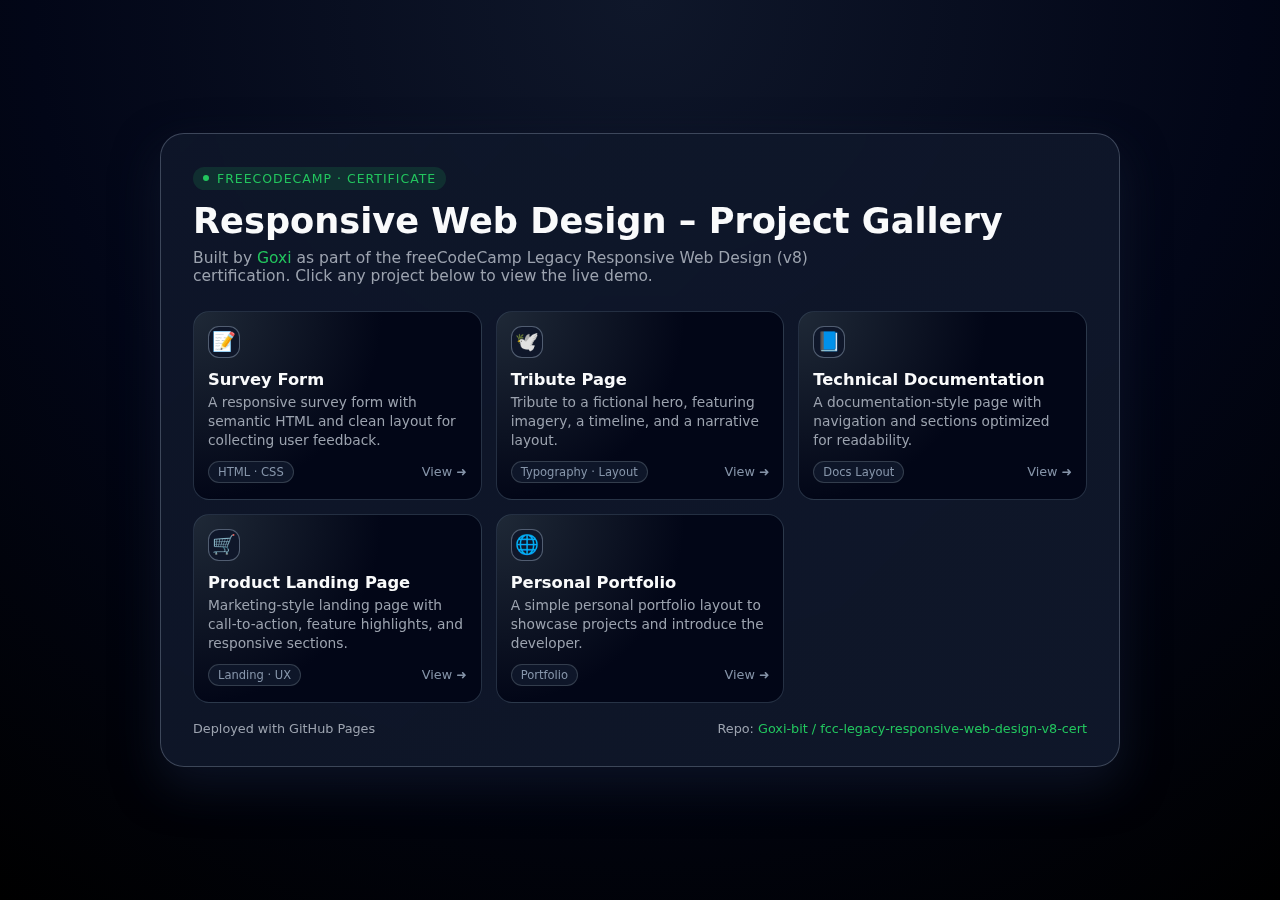
<file: index.html>
<!DOCTYPE html>
<html lang="en">
<head>
  <meta charset="UTF-8" />
  <meta name="viewport" content="width=device-width, initial-scale=1.0" />
  <title>Goxi – freeCodeCamp Responsive Web Design Projects</title>

  <style>
    :root {
      --bg: #050816;
      --bg-card: #111827;
      --accent: #22c55e;
      --accent-soft: rgba(34, 197, 94, 0.15);
      --text-main: #f9fafb;
      --text-sub: #9ca3af;
      --border-soft: rgba(148, 163, 184, 0.35);
      --shadow-soft: 0 18px 45px rgba(15, 23, 42, 0.8);
      --radius-lg: 16px;
    }

    * {
      box-sizing: border-box;
      margin: 0;
      padding: 0;
    }

    body {
      font-family: system-ui, -apple-system, BlinkMacSystemFont, "Segoe UI",
        sans-serif;
      background: radial-gradient(circle at top, #0f172a 0, #020617 55%, #000 100%);
      color: var(--text-main);
      min-height: 100vh;
      display: flex;
      align-items: center;
      justify-content: center;
      padding: 24px;
    }

    .shell {
      width: 100%;
      max-width: 960px;
    }

    .glass {
      background: linear-gradient(135deg, rgba(15, 23, 42, 0.9), rgba(15, 23, 42, 0.98));
      border-radius: 24px;
      border: 1px solid var(--border-soft);
      box-shadow: var(--shadow-soft);
      padding: 28px 22px 26px;
      backdrop-filter: blur(16px);
    }

    @media (min-width: 640px) {
      .glass {
        padding: 32px 32px 30px;
      }
    }

    header {
      margin-bottom: 26px;
    }

    .badge {
      display: inline-flex;
      align-items: center;
      gap: 8px;
      padding: 4px 10px;
      border-radius: 999px;
      background: var(--accent-soft);
      color: var(--accent);
      font-size: 0.78rem;
      letter-spacing: 0.08em;
      text-transform: uppercase;
      margin-bottom: 10px;
    }

    .badge-dot {
      width: 6px;
      height: 6px;
      border-radius: 999px;
      background: var(--accent);
    }

    h1 {
      font-size: clamp(1.8rem, 3vw, 2.2rem);
      font-weight: 650;
      margin-bottom: 8px;
    }

    .subtitle {
      color: var(--text-sub);
      font-size: 0.97rem;
      max-width: 640px;
    }

    .subtitle span {
      color: var(--accent);
      font-weight: 500;
    }

    .grid {
      margin-top: 26px;
      display: grid;
      grid-template-columns: 1fr;
      gap: 14px;
    }

    @media (min-width: 640px) {
      .grid {
        grid-template-columns: repeat(2, minmax(0, 1fr));
      }
    }

    @media (min-width: 960px) {
      .grid {
        grid-template-columns: repeat(3, minmax(0, 1fr));
      }
    }

    .card {
      position: relative;
      background: radial-gradient(circle at top left, #1f2937 0, #020617 55%);
      border-radius: var(--radius-lg);
      padding: 14px 14px 16px;
      border: 1px solid rgba(51, 65, 85, 0.7);
      text-decoration: none;
      color: inherit;
      overflow: hidden;
      transition:
        transform 0.18s ease-out,
        box-shadow 0.18s ease-out,
        border-color 0.18s ease-out,
        background 0.18s ease-out;
    }

    .card::before {
      content: "";
      position: absolute;
      inset: 0;
      background: radial-gradient(circle at top, rgba(34, 197, 94, 0.15), transparent 55%);
      opacity: 0;
      transition: opacity 0.18s ease-out;
      pointer-events: none;
    }

    .card:hover {
      transform: translateY(-4px) scale(1.01);
      box-shadow: 0 18px 40px rgba(15, 23, 42, 0.9);
      border-color: rgba(34, 197, 94, 0.6);
      background: radial-gradient(circle at top right, #111827 0, #020617 60%);
    }

    .card:hover::before {
      opacity: 1;
    }

    .card-icon {
      width: 32px;
      height: 32px;
      border-radius: 11px;
      display: flex;
      align-items: center;
      justify-content: center;
      font-size: 1.2rem;
      background: rgba(15, 23, 42, 0.95);
      border: 1px solid rgba(148, 163, 184, 0.5);
      margin-bottom: 12px;
    }

    .card-title {
      font-size: 1.02rem;
      font-weight: 550;
      margin-bottom: 4px;
    }

    .card-desc {
      font-size: 0.86rem;
      color: var(--text-sub);
      line-height: 1.4;
      margin-bottom: 10px;
      min-height: 40px;
    }

    .card-footer {
      display: flex;
      align-items: center;
      justify-content: space-between;
      font-size: 0.78rem;
      color: rgba(148, 163, 184, 0.9);
      margin-top: 2px;
    }

    .chip {
      padding: 3px 9px;
      border-radius: 999px;
      border: 1px solid rgba(55, 65, 81, 0.9);
      background: rgba(15, 23, 42, 0.95);
      font-size: 0.72rem;
    }

    .arrow {
      display: inline-flex;
      align-items: center;
      gap: 4px;
    }

    .arrow span {
      font-size: 0.8rem;
    }

    footer {
      margin-top: 18px;
      font-size: 0.8rem;
      color: var(--text-sub);
      display: flex;
      justify-content: space-between;
      flex-wrap: wrap;
      gap: 6px;
    }

    footer a {
      color: var(--accent);
      text-decoration: none;
    }

    footer a:hover {
      text-decoration: underline;
    }
  </style>
</head>
<body>
  <div class="shell">
    <div class="glass">
      <header>
        <div class="badge">
          <span class="badge-dot"></span>
          <span>freeCodeCamp · Certificate</span>
        </div>
        <h1>Responsive Web Design – Project Gallery</h1>
        <p class="subtitle">
          Built by <span>Goxi</span> as part of the freeCodeCamp Legacy Responsive Web Design (v8) certification.
          Click any project below to view the live demo.
        </p>
      </header>

      <section class="grid">
        <a class="card" href="survey-form/" target="_blank" rel="noreferrer">
          <div class="card-icon">📝</div>
          <div class="card-title">Survey Form</div>
          <div class="card-desc">
            A responsive survey form with semantic HTML and clean layout for collecting user feedback.
          </div>
          <div class="card-footer">
            <span class="chip">HTML · CSS</span>
            <span class="arrow"><span>View</span> ➜</span>
          </div>
        </a>

        <a class="card" href="tribut-page/" target="_blank" rel="noreferrer">
          <div class="card-icon">🕊️</div>
          <div class="card-title">Tribute Page</div>
          <div class="card-desc">
            Tribute to a fictional hero, featuring imagery, a timeline, and a narrative layout.
          </div>
          <div class="card-footer">
            <span class="chip">Typography · Layout</span>
            <span class="arrow"><span>View</span> ➜</span>
          </div>
        </a>

        <a class="card" href="tech-doc-page/" target="_blank" rel="noreferrer">
          <div class="card-icon">📘</div>
          <div class="card-title">Technical Documentation</div>
          <div class="card-desc">
            A documentation-style page with navigation and sections optimized for readability.
          </div>
          <div class="card-footer">
            <span class="chip">Docs Layout</span>
            <span class="arrow"><span>View</span> ➜</span>
          </div>
        </a>

        <a class="card" href="product-land-page/" target="_blank" rel="noreferrer">
          <div class="card-icon">🛒</div>
          <div class="card-title">Product Landing Page</div>
          <div class="card-desc">
            Marketing-style landing page with call-to-action, feature highlights, and responsive sections.
          </div>
          <div class="card-footer">
            <span class="chip">Landing · UX</span>
            <span class="arrow"><span>View</span> ➜</span>
          </div>
        </a>

        <a class="card" href="perso-web-portfolio/" target="_blank" rel="noreferrer">
          <div class="card-icon">🌐</div>
          <div class="card-title">Personal Portfolio</div>
          <div class="card-desc">
            A simple personal portfolio layout to showcase projects and introduce the developer.
          </div>
          <div class="card-footer">
            <span class="chip">Portfolio</span>
            <span class="arrow"><span>View</span> ➜</span>
          </div>
        </a>
      </section>

      <footer>
        <span>Deployed with GitHub Pages</span>
        <span>Repo: <a href="https://github.com/Goxi-bit/fcc-legacy-responsive-web-design-v8-cert" target="_blank" rel="noreferrer">Goxi-bit / fcc-legacy-responsive-web-design-v8-cert</a></span>
      </footer>
    </div>
  </div>
</body>
</html>
</file>
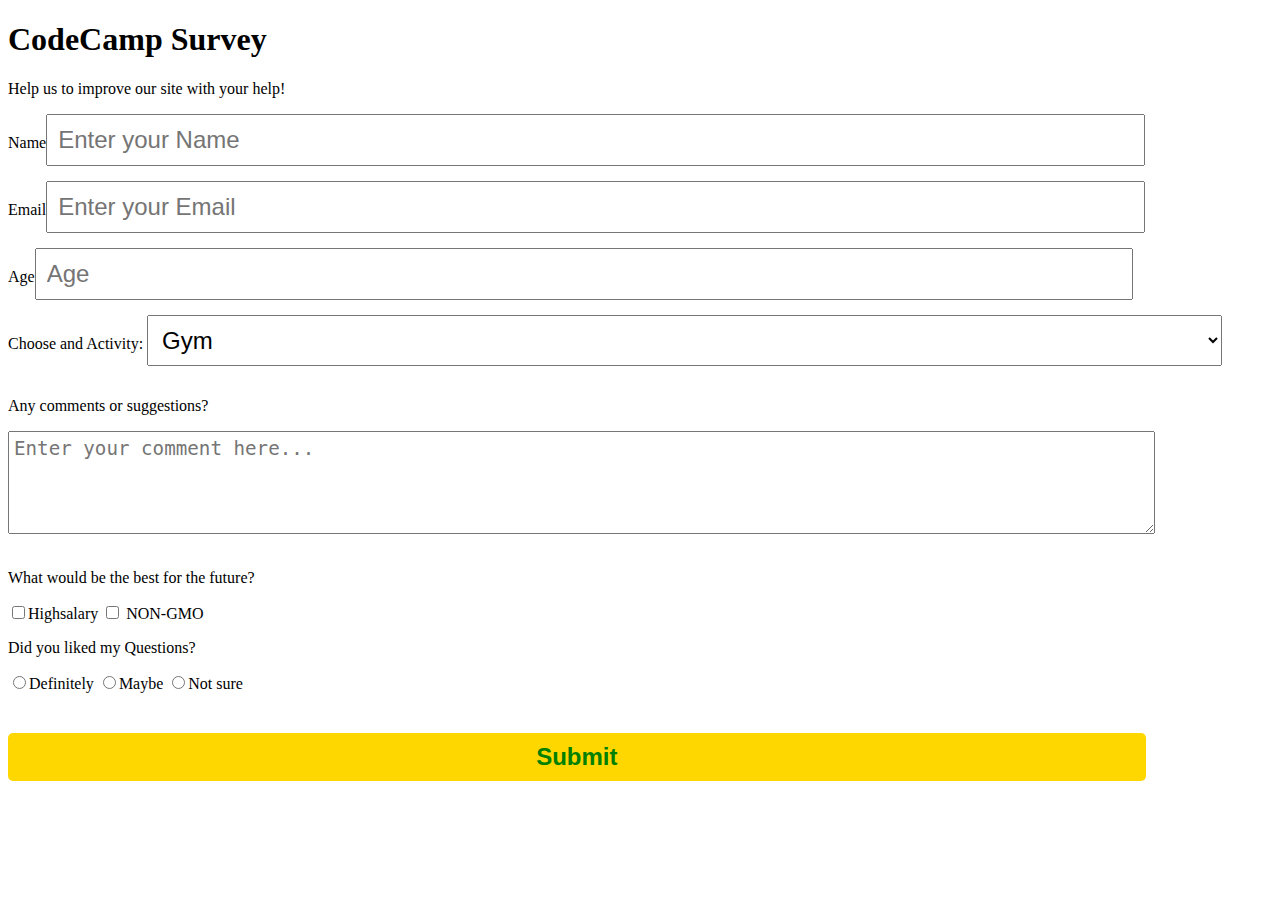
<file: survey-form/index.html>
<!DOCTYPE html>
<html>
<head>
<link rel="stylesheet" href="styles.css">  
</head>
<body>
<h1 id="title">
CodeCamp Survey 
</h1>
<p id="description">Help us to improve our site with your help!
  </p>

  <form id="survey-form">
    <div class="form-group">
    <label id="name-label" for="name">Name<input class="form-control" id="name" type="text" placeholder="Enter your Name" required="">
      </label>
      </div>

<div class="form-group">
  <label id="email-label" for="email">Email<input class="form-control"  id="email"type="email" placeholder="Enter your Email" required="">
    </label>
    </div> 
 <div class="form-group">
 <label id="number-label" for="number">Age<input value="age"class="form-control"  id="number" type="number" name="age"min="13" max="120" placeholder="Age" required="">
 </label>
 </div>

 <div class="form-group">
<label for="dropdown">Choose and Activity:</label>
 <select class="form-control"id="dropdown" name="dropdown_1">

   
  <option name="activity"  value="gym">Gym</option>
  <option name="activity"value="coding">Coding</option>
</select>
</div>

<div class="form-group">
  <p>Any comments or suggestions?</p>
  <textarea id="comment" class="input-textarea" name="comment" placeholder="Enter your comment here..."></textarea>
</div>

<div class="form-group">
  <p>What would be the best for the future?</p>
<label for="bf_1">
  <input id="bf_1" type="checkbox" name="" value="highsalary">Highsalary</label>

<label for="nogmo">
  <input id="nogmo" type="checkbox" name="NOGMO" value="nongmo">
NON-GMO</label>


</div>


<div class="form-group">
<p>Did you liked my Questions?</p>

<label for="dylmq_1">
  <input id="dylmq_1" type="radio" name="dqa"value="definitely">Definitely
  </label>

  <label for="dylmq_2">
   <input id="dylmq_2" type="radio" name="dqa"value="maybe">Maybe</label>
   
   <label for="dylmq_3">
 <input id="dylmq_3" type="radio" name="dqa"value="notsure">Not sure</label>
</div>


<div class="form-group">
  <button id=submit class="submit-button" type="submit">Submit

  </button>

</div>

  </form>
  </body>

  </html>
</file>
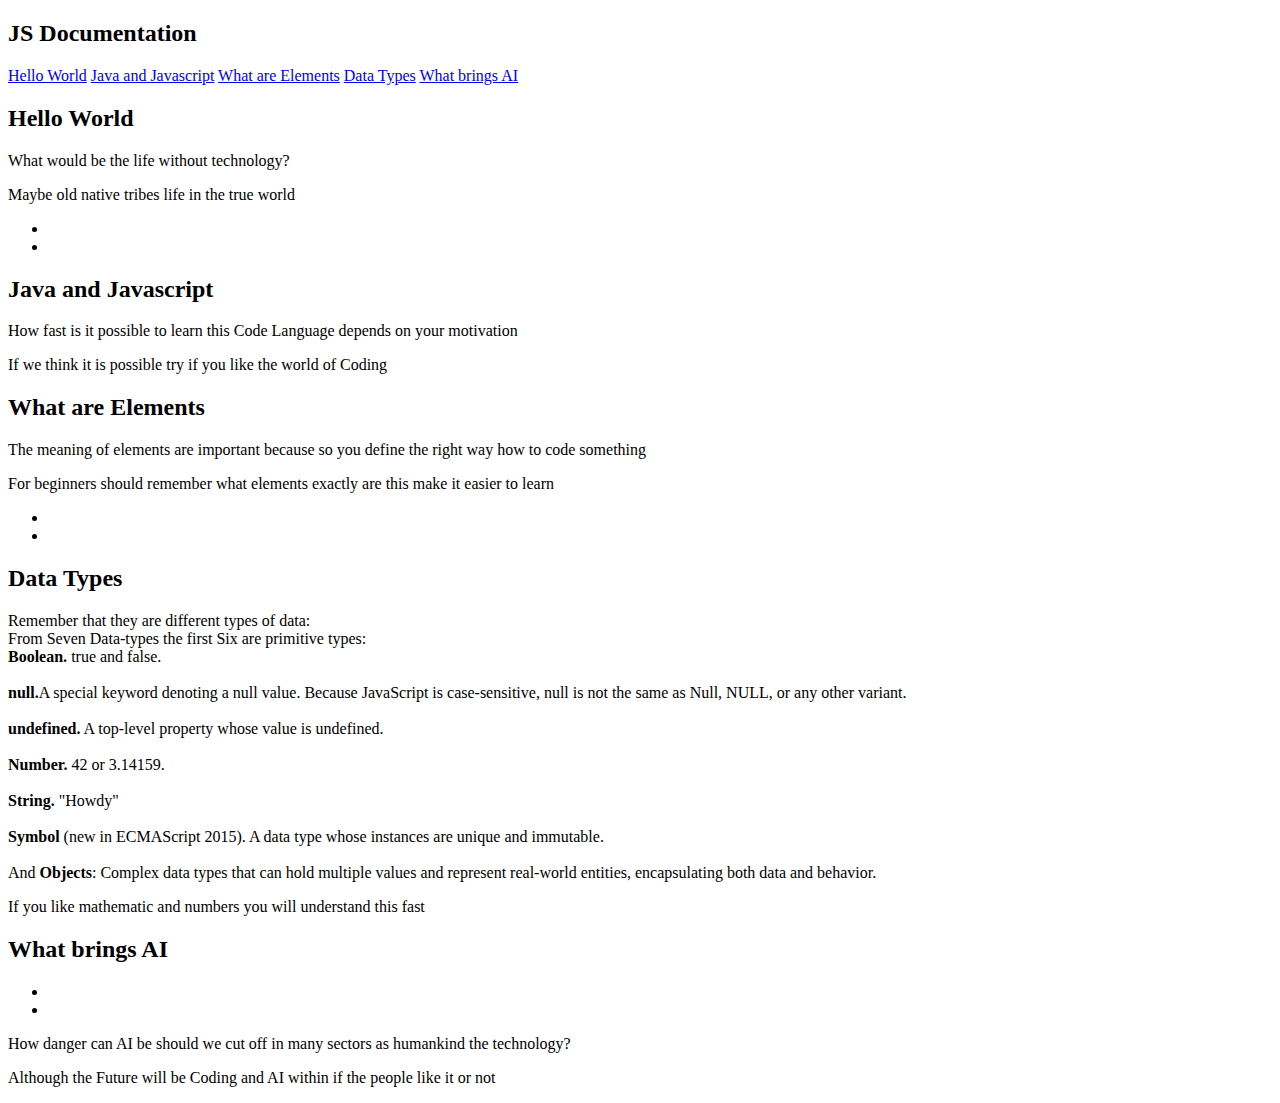
<file: tech-doc-page/index.html>
<!DOCTYPE html>

<html lang="en">

<head>

    <meta charset="UTF-8">

    <meta name="viewport" content="width=device-width, initial-scale=1.0">

    <title>freeCodeCampChamp</title>

    <link rel="stylesheet" href="styles.css">

</head>

<body>

<main id="main-doc">


  <nav id="navbar">
  <header><h2>JS Documentation</h2></header>

  <a class="nav-link" href="#Hello_World">Hello World</a>
  <a class="nav-link" href="#Java_and_Javascript">Java and Javascript</a>
  <a class="nav-link" href="#What_are_Elements">What are Elements</a>
  <a class="nav-link" href="#Data_Types">Data Types</a>
  <a class="nav-link" href="#What_brings_AI">What brings AI</a>
</nav>

<section class="main-section" id="Hello_World">
<header><h2>Hello World</h2></header>

<article>
<p>What would be the life without technology?</p>
<p>Maybe old native tribes life in the true world</p>
</article>
<code></code>

<ul>
  <li>

  </li>

  <li>
    
  </li>
</ul>

</section>

<section class="main-section" id="Java_and_Javascript">
<header><h2>Java and Javascript</h2></header>


<article>
<p>How fast is it possible to learn this Code Language depends on your motivation</p>
<p>If we think it is possible try if you like the world of Coding</p>
</article>
<code></code>

</section>

<section class="main-section" id="What_are_Elements">
  <header><h2>What are Elements<h2></header>

<article>
<p>The meaning of elements are important because so you define the right way how to code something</p> 
<p>For beginners should remember what elements exactly are this make it easier to learn</p>
</article>
<code></code>
<ul>
  <li>

  </li>

  <li>
    
  </li>
</ul>


</section>


<section class="main-section" id="Data_Types">
<header><h2>Data Types</h2></header>


<article>
<p>Remember that they are different types of data:<br>
  From Seven Data-types the first Six are primitive types:<br>
    <span class="bolded">Boolean.</span> true and false.<br><br>
   <span class="bolded">null.</span>A special keyword denoting a null value. Because JavaScript is case-sensitive, null is not the same as Null, NULL, or any other variant.<br><br>
<span class="bolded">undefined.</span> A top-level property whose value is undefined.<br><br>
    <span class="bolded">Number.</span> 42 or 3.14159.<br><br>
    <span class="bolded">String.</span> "Howdy"<br><br>
    <span class="bolded">Symbol</span> (new in ECMAScript 2015). A data type whose instances are unique and immutable.<br><br>

And <span class="bolded">Objects</span>: Complex data types that can hold multiple values and represent real-world entities, encapsulating both data and behavior.</p> 
<p>If you like mathematic and numbers you will understand this fast</p>
</article>
<code></code>
</section>

<section class="main-section" id="What_brings_AI">
<header><h2>What brings AI</h2></header>
<ul>
  <li>

  </li>

  <li>
    
  </li>
</ul>
<article>
<p>How danger can AI be should we cut off in many sectors as humankind the technology?</p> 
<p>Although the Future will be Coding and AI within if the people like it or not</p>
</article>
<code></code>

</section>

    





 

</main>

</body>

</html>
</file>
<file: survey-form/styles.css>
.form-control{
  font-size:1.5rem;
  width: 85%;
  padding:10px;
  margin-bottom:15px;
}

.seleoption{
  font-size:1.5rem;
  width:90%;
  padding:10px;
  color:grey;
  margin-bottom:15px;
}

#comment{
  font-size:1.2rem;
  width:90%;
  padding-bottom:50px;
  padding-top:5px;
  padding-left:5px;
  margin-bottom:15px;
}

.fcb{
  display:flex;
  flex-direction:column;
  margin-bottom:15px;
}

.fcb label{
  display:block;
  margin-bottom:15px;
}

.fcb input[type="checkbox"] {
  width: 15px;
  height: 15px;
  margin-right: 10px;
  transform: scale(1.4);
  cursor: pointer;
}

.lq{
  font-size:1.6rem;
  margin-bottom:15px;
}

.lq label{
  display:block;
  margin-bottom:15px;
}

.lq input[type="radio"] {
  margin-right:10px;
}

.submit-button{
  width:90%;
  margin-top:40px;
  font-size:1.5rem;
  padding:10px;
  background-color:gold;
  color:green;
  font-weight:bold;
  display:flex;
  justify-content:center;
  align-items:center;
  margin-bottom:30px;
  cursor:pointer;
  border:none;
  border-radius:5px;
}

@media (max-width: 600px) {
  .survey-form {
    font-size: 1.1rem;
    padding: 20px;
  }

  .form-control,
  .seleoption,
  #comment,
  .submit-button {
    width: 100%;
  }
}
</file>
<file: tech-doc-page/styles.css>
@media (max-width: 600px){{
}
}

#Data_Types .bolded{
  font-weight:bold;
}
</file>
